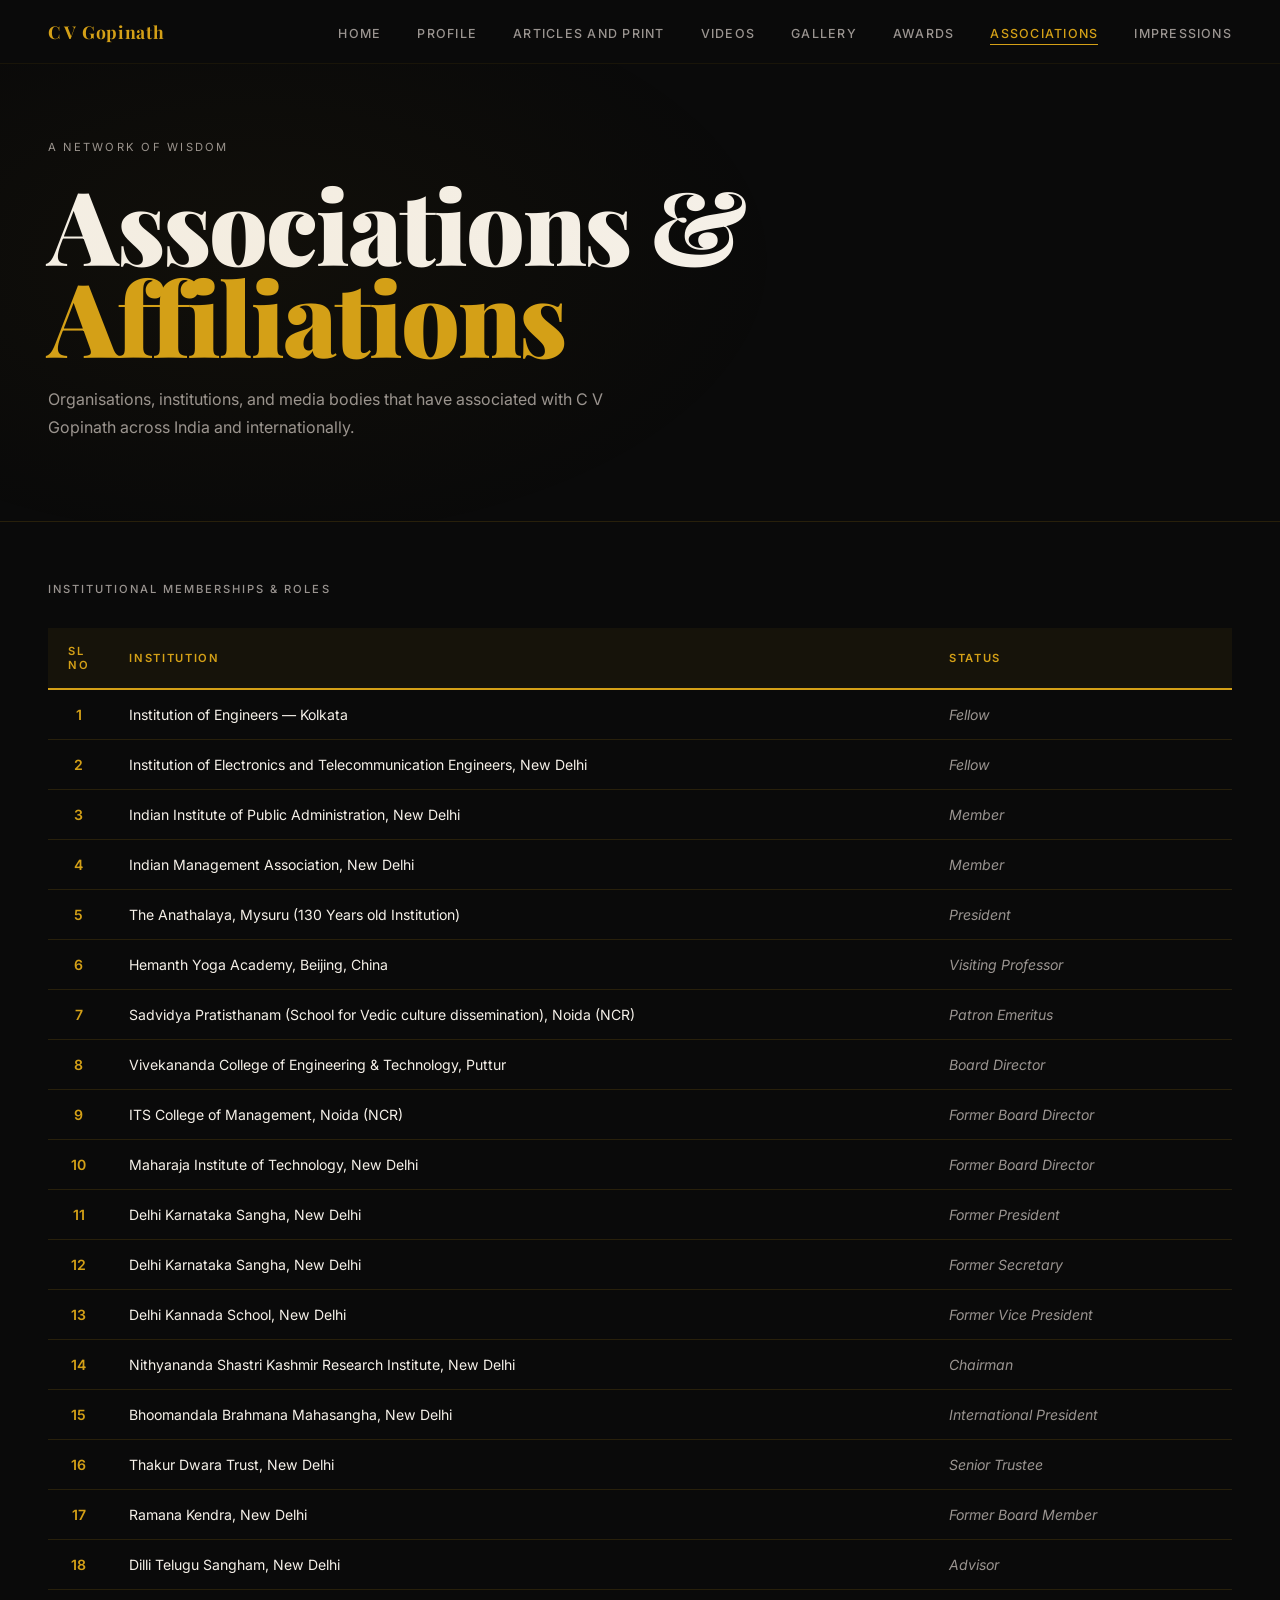
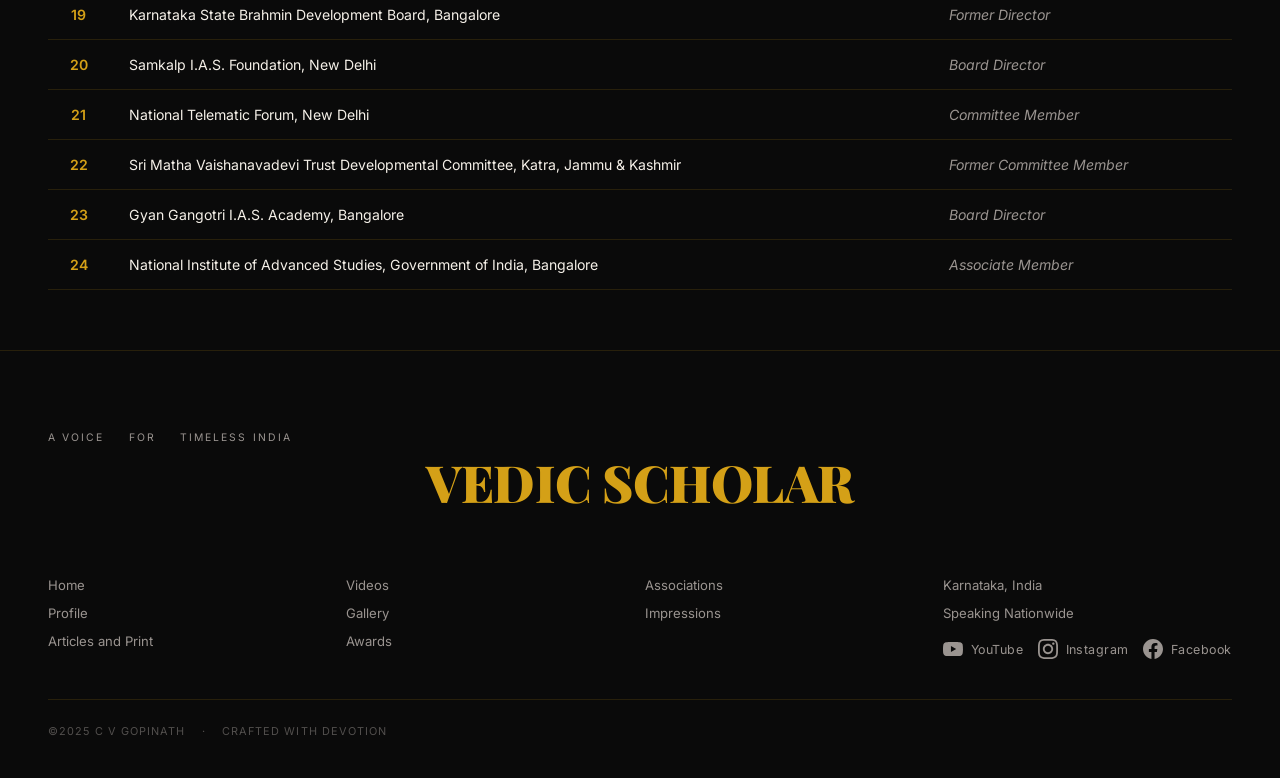
<file: associations.html>
<!DOCTYPE html>
<html lang="en">
<head>
  <meta charset="UTF-8" />
  <meta name="viewport" content="width=device-width, initial-scale=1.0" />
  <title>Associations — C V Gopinath · Organizations & Affiliations</title>
  <meta name="description" content="Organizations, institutions, and media bodies associated with C V Gopinath — from Bharatiya Vidya Bhavan to Chinmaya Society, Bahrain." />
  <link rel="preconnect" href="https://fonts.googleapis.com" />
  <link rel="preconnect" href="https://fonts.gstatic.com" crossorigin />
  <link href="https://fonts.googleapis.com/css2?family=Playfair+Display:ital,wght@0,400;0,600;0,700;0,900;1,400;1,700&family=Inter:wght@300;400;500;600&display=swap" rel="stylesheet" media="print" onload="this.media='all'" />
  <link rel="stylesheet" href="styles.css" />
</head>
<body>

  <nav id="main-nav">
    <div class="nav-brand"><span class="nav-brand-name">C V Gopinath</span></div>
    <button class="nav-menu-btn" id="nav-toggle" aria-label="Toggle menu"><span></span><span></span><span></span></button>
    <ul class="nav-links" id="nav-links">
      <li><a href="index.html">Home</a></li>
      <li><a href="profile.html">Profile</a></li>
      <li><a href="articles-and-print.html">Articles and Print</a></li>
      <li><a href="videos.html">Videos</a></li>
      <li><a href="gallery.html">Gallery</a></li>
      <li><a href="awards.html">Awards</a></li>
      <li><a href="associations.html" class="active">Associations</a></li>
      <li><a href="impressions.html">Impressions</a></li>
    </ul>
  </nav>

  <div class="page-hero">
    <p class="page-hero-label">A Network of Wisdom</p>
    <h1 class="page-hero-title">Associations &amp; <span>Affiliations</span></h1>
    <p class="page-hero-sub">Organisations, institutions, and media bodies that have associated with C V Gopinath across India and internationally.</p>
  </div>
  <section class="associations-section">
    <div class="section-label" style="margin-bottom:16px;">Institutional Memberships &amp; Roles</div>

    <div style="overflow-x:auto; margin-top:32px;">
      <table class="assoc-table">
        <thead>
          <tr>
            <th>Sl No</th>
            <th>Institution</th>
            <th>Status</th>
          </tr>
        </thead>
        <tbody>
          <tr><td>1</td><td>Institution of Engineers — Kolkata</td><td>Fellow</td></tr>
          <tr><td>2</td><td>Institution of Electronics and Telecommunication Engineers, New Delhi</td><td>Fellow</td></tr>
          <tr><td>3</td><td>Indian Institute of Public Administration, New Delhi</td><td>Member</td></tr>
          <tr><td>4</td><td>Indian Management Association, New Delhi</td><td>Member</td></tr>
          <tr><td>5</td><td>The Anathalaya, Mysuru (130 Years old Institution)</td><td>President</td></tr>
          <tr><td>6</td><td>Hemanth Yoga Academy, Beijing, China</td><td>Visiting Professor</td></tr>
          <tr><td>7</td><td>Sadvidya Pratisthanam (School for Vedic culture dissemination), Noida (NCR)</td><td>Patron Emeritus</td></tr>
          <tr><td>8</td><td>Vivekananda College of Engineering &amp; Technology, Puttur</td><td>Board Director</td></tr>
          <tr><td>9</td><td>ITS College of Management, Noida (NCR)</td><td>Former Board Director</td></tr>
          <tr><td>10</td><td>Maharaja Institute of Technology, New Delhi</td><td>Former Board Director</td></tr>
          <tr><td>11</td><td>Delhi Karnataka Sangha, New Delhi</td><td>Former President</td></tr>
          <tr><td>12</td><td>Delhi Karnataka Sangha, New Delhi</td><td>Former Secretary</td></tr>
          <tr><td>13</td><td>Delhi Kannada School, New Delhi</td><td>Former Vice President</td></tr>
          <tr><td>14</td><td>Nithyananda Shastri Kashmir Research Institute, New Delhi</td><td>Chairman</td></tr>
          <tr><td>15</td><td>Bhoomandala Brahmana Mahasangha, New Delhi</td><td>International President</td></tr>
          <tr><td>16</td><td>Thakur Dwara Trust, New Delhi</td><td>Senior Trustee</td></tr>
          <tr><td>17</td><td>Ramana Kendra, New Delhi</td><td>Former Board Member</td></tr>
          <tr><td>18</td><td>Dilli Telugu Sangham, New Delhi</td><td>Advisor</td></tr>
          <tr><td>19</td><td>Karnataka State Brahmin Development Board, Bangalore</td><td>Former Director</td></tr>
          <tr><td>20</td><td>Samkalp I.A.S. Foundation, New Delhi</td><td>Board Director</td></tr>
          <tr><td>21</td><td>National Telematic Forum, New Delhi</td><td>Committee Member</td></tr>
          <tr><td>22</td><td>Sri Matha Vaishanavadevi Trust Developmental Committee, Katra, Jammu &amp; Kashmir</td><td>Former Committee Member</td></tr>
          <tr><td>23</td><td>Gyan Gangotri I.A.S. Academy, Bangalore</td><td>Board Director</td></tr>
          <tr><td>24</td><td>National Institute of Advanced Studies, Government of India, Bangalore</td><td>Associate Member</td></tr>
        </tbody>
      </table>
    </div>
  </section>
  <footer id="main-footer">
    <div class="footer-brand-row">
      <span class="footer-strategy">A VOICE</span><span class="footer-for">FOR</span><span class="footer-context">TIMELESS INDIA</span>
    </div>
    <div class="footer-marquee-wrap"><h2 class="footer-marquee">VEDIC SCHOLAR</h2></div>
    <div class="footer-bottom">
      <div class="footer-nav-col">
        <a href="index.html">Home</a>
        <a href="profile.html">Profile</a>
        <a href="articles-and-print.html">Articles and Print</a>
      </div>
      <div class="footer-nav-col">
        <a href="videos.html">Videos</a>
        <a href="gallery.html">Gallery</a>
        <a href="awards.html">Awards</a>
      </div>
      <div class="footer-nav-col">
        <a href="associations.html">Associations</a>
        <a href="impressions.html">Impressions</a>
      </div>
      <div class="footer-contact-col"><span>Karnataka, India</span><span>Speaking Nationwide</span>
        <div class="footer-social">
          <a href="https://www.youtube.com/@GopinathGrandpa" target="_blank" rel="noopener noreferrer" class="footer-social-link yt" aria-label="C V Gopinath on YouTube">
            <svg viewBox="0 0 24 24" fill="currentColor" xmlns="http://www.w3.org/2000/svg"><path d="M23.498 6.186a3.016 3.016 0 0 0-2.122-2.136C19.505 3.545 12 3.545 12 3.545s-7.505 0-9.377.505A3.017 3.017 0 0 0 .502 6.186C0 8.07 0 12 0 12s0 3.93.502 5.814a3.016 3.016 0 0 0 2.122 2.136c1.871.505 9.376.505 9.376.505s7.505 0 9.377-.505a3.015 3.015 0 0 0 2.122-2.136C24 15.93 24 12 24 12s0-3.93-.502-5.814zM9.545 15.568V8.432L15.818 12l-6.273 3.568z"/></svg>
            YouTube
          </a>
          <a href="https://www.instagram.com/gopinathgrandpa" target="_blank" rel="noopener noreferrer" class="footer-social-link ig" aria-label="C V Gopinath on Instagram">
            <svg viewBox="0 0 24 24" fill="currentColor" xmlns="http://www.w3.org/2000/svg"><path d="M12 2.163c3.204 0 3.584.012 4.85.07 3.252.148 4.771 1.691 4.919 4.919.058 1.265.069 1.645.069 4.849 0 3.205-.012 3.584-.069 4.849-.149 3.225-1.664 4.771-4.919 4.919-1.266.058-1.644.07-4.85.07-3.204 0-3.584-.012-4.849-.07-3.26-.149-4.771-1.699-4.919-4.92-.058-1.265-.07-1.644-.07-4.849 0-3.204.013-3.583.07-4.849.149-3.227 1.664-4.771 4.919-4.919 1.266-.057 1.645-.069 4.849-.069zm0-2.163c-3.259 0-3.667.014-4.947.072-4.358.2-6.78 2.618-6.98 6.98-.059 1.281-.073 1.689-.073 4.948 0 3.259.014 3.668.072 4.948.2 4.358 2.618 6.78 6.98 6.98 1.281.058 1.689.072 4.948.072 3.259 0 3.668-.014 4.948-.072 4.354-.2 6.782-2.618 6.979-6.98.059-1.28.073-1.689.073-4.948 0-3.259-.014-3.667-.072-4.947-.196-4.354-2.617-6.78-6.979-6.98-1.281-.059-1.69-.073-4.949-.073zm0 5.838c-3.403 0-6.162 2.759-6.162 6.162s2.759 6.163 6.162 6.163 6.162-2.759 6.162-6.163c0-3.403-2.759-6.162-6.162-6.162zm0 10.162c-2.209 0-4-1.79-4-4 0-2.209 1.791-4 4-4s4 1.791 4 4c0 2.21-1.791 4-4 4zm6.406-11.845c-.796 0-1.441.645-1.441 1.44s.645 1.44 1.441 1.44c.795 0 1.439-.645 1.439-1.44s-.644-1.44-1.439-1.44z"/></svg>
            Instagram
          </a>
          <a href="https://www.facebook.com/gopinathgrandpa" target="_blank" rel="noopener noreferrer" class="footer-social-link fb" aria-label="C V Gopinath on Facebook">
            <svg viewBox="0 0 24 24" fill="currentColor" xmlns="http://www.w3.org/2000/svg"><path d="M24 12.073c0-6.627-5.373-12-12-12s-12 5.373-12 12c0 5.99 4.388 10.954 10.125 11.854v-8.385H7.078v-3.47h3.047V9.43c0-3.007 1.792-4.669 4.533-4.669 1.312 0 2.686.235 2.686.235v2.953H15.83c-1.491 0-1.956.925-1.956 1.874v2.25h3.328l-.532 3.47h-2.796v8.385C19.612 23.027 24 18.062 24 12.073z"/></svg>
            Facebook
          </a>
        </div>
      </div>
    </div>
    <div class="footer-copy"><span>©2025 C V GOPINATH</span><span>·</span><span>Crafted with devotion</span></div>
  </footer>

  <script src="main.js" defer></script>
</body>
</html>
</file>
<file: styles.css>
/* ======================
   DESIGN TOKENS
   ====================== */
:root {
  --bg: #0A0A0A;
  --bg-card: #111111;
  --bg-card-hover: #181818;
  --text-primary: #F5F0E8;
  --text-muted: #9A9490;
  --gold: #D4A017;
  --gold-light: #E8BB40;
  --saffron: #C8601A;
  --saffron-light: #E27235;
  --border: rgba(212, 160, 23, 0.15);
  --border-hover: rgba(212, 160, 23, 0.4);
  --font-serif: 'Playfair Display', Georgia, serif;
  --font-sans: 'Inter', system-ui, sans-serif;
  --transition: 0.4s cubic-bezier(0.25, 0.46, 0.45, 0.94);
  --spring: 0.5s cubic-bezier(0.34, 1.56, 0.64, 1);
  --smooth: 0.6s cubic-bezier(0.16, 1, 0.3, 1);
}

/* ======================
   RESET & BASE
   ====================== */
*, *::before, *::after { box-sizing: border-box; margin: 0; padding: 0; }

html {
  scroll-behavior: smooth;
  font-size: 16px;
  -webkit-overflow-scrolling: touch;
}

body {
  background: var(--bg);
  color: var(--text-primary);
  font-family: var(--font-sans);
  overflow-x: hidden;
  -webkit-font-smoothing: antialiased;
  -moz-osx-font-smoothing: grayscale;
  text-rendering: optimizeLegibility;
}

a { text-decoration: none; color: inherit; }
img { max-width: 100%; display: block; }
ul { list-style: none; }

/* ---- Smooth image loading ---- */
img[loading="lazy"] {
  background: linear-gradient(110deg, #111 8%, #1a1a1a 18%, #111 33%);
  background-size: 200% 100%;
  animation: imgShimmer 1.5s linear infinite;
  min-height: 4px;
}

@keyframes imgShimmer {
  0% { background-position: 200% 0; }
  100% { background-position: -200% 0; }
}

img.loaded, img[src=""] { animation: none; background: none; }

/* ---- Smooth video loading ---- */
video {
  background: #000;
  opacity: 1;
}


.gold { color: var(--gold); font-style: italic; }
.saffron { color: var(--saffron); font-style: italic; }

/* Visually hidden but accessible for screen readers & SEO */
.hero-headline-seo-only {
  position: absolute;
  width: 1px;
  height: 1px;
  padding: 0;
  margin: -1px;
  overflow: hidden;
  clip: rect(0, 0, 0, 0);
  white-space: nowrap;
  border: 0;
}

/* ======================
   ENTRANCE ANIMATIONS
   ====================== */
@keyframes fadeInUp {
  from { opacity: 0; transform: translateY(30px); }
  to   { opacity: 1; transform: translateY(0); }
}
@keyframes fadeIn {
  from { opacity: 0; }
  to   { opacity: 1; }
}
@keyframes slideInLeft {
  from { opacity: 0; transform: translateX(-24px); }
  to   { opacity: 1; transform: translateX(0); }
}
@keyframes slideInRight {
  from { opacity: 0; transform: translateX(24px); }
  to   { opacity: 1; transform: translateX(0); }
}

.hero-headline-wrap { animation: fadeInUp 0.9s cubic-bezier(0.25,0.46,0.45,0.94) both; }
.hero-headline-wrap-bottom { animation: fadeInUp 0.9s 0.15s cubic-bezier(0.25,0.46,0.45,0.94) both; }
.hero-center { animation: fadeIn 1.1s 0.25s ease both; }
.hero-info-left { animation: slideInLeft 0.8s 0.4s ease both; }
.hero-info-right { animation: slideInRight 0.8s 0.4s ease both; }
.hero-photo-frame { animation: fadeInUp 1s 0.2s ease both; }
.hero-subtext-bar { animation: fadeInUp 0.7s 0.6s ease both; }

/* ======================
   SCROLLBAR
   ====================== */
::-webkit-scrollbar { width: 4px; }
::-webkit-scrollbar-track { background: var(--bg); }
::-webkit-scrollbar-thumb { background: var(--gold); border-radius: 2px; }

/* ======================
   BUTTONS
   ====================== */
.btn-primary {
  display: inline-flex;
  align-items: center;
  gap: 8px;
  background: var(--gold);
  color: var(--bg);
  font-family: var(--font-sans);
  font-weight: 600;
  font-size: 0.85rem;
  letter-spacing: 0.05em;
  padding: 14px 28px;
  border-radius: 2px;
  border: none;
  cursor: pointer;
  transition: var(--transition);
  text-transform: uppercase;
}

.btn-primary:hover {
  background: var(--gold-light);
  transform: translateY(-2px);
  box-shadow: 0 8px 32px rgba(212, 160, 23, 0.35);
}

.btn-secondary {
  display: inline-flex;
  align-items: center;
  gap: 8px;
  background: transparent;
  color: var(--gold);
  font-family: var(--font-sans);
  font-weight: 500;
  font-size: 0.85rem;
  letter-spacing: 0.08em;
  padding: 14px 28px;
  border-radius: 2px;
  border: 1px solid var(--border-hover);
  cursor: pointer;
  transition: var(--transition);
  text-transform: uppercase;
}

.btn-secondary:hover {
  background: rgba(212, 160, 23, 0.08);
  border-color: var(--gold);
  transform: translateY(-2px);
}

/* ======================
   SECTION LABELS
   ====================== */
.section-label {
  font-family: var(--font-sans);
  font-size: 0.7rem;
  font-weight: 500;
  letter-spacing: 0.18em;
  text-transform: uppercase;
  color: var(--text-muted);
}

.section-header-row {
  display: flex;
  justify-content: space-between;
  align-items: center;
  margin-bottom: 2rem;
}

.section-count {
  font-family: var(--font-sans);
  font-size: 0.7rem;
  letter-spacing: 0.1em;
  color: var(--text-muted);
  text-transform: uppercase;
}

/* ======================
   NAV
   ====================== */
#main-nav {
  position: fixed;
  top: 0;
  left: 0;
  right: 0;
  z-index: 100;
  display: flex;
  align-items: center;
  justify-content: space-between;
  padding: 20px 48px;
  background: rgba(10, 10, 10, 0.9);
  backdrop-filter: blur(12px);
  border-bottom: 1px solid rgba(212, 160, 23, 0.08);
  transition: var(--transition);
}

#main-nav.scrolled {
  padding: 14px 48px;
  background: rgba(10, 10, 10, 0.98);
}

.nav-brand-name {
  font-family: var(--font-serif);
  font-size: 1.1rem;
  font-weight: 700;
  color: var(--gold);
  letter-spacing: 0.04em;
}

.nav-links {
  display: flex;
  gap: 36px;
  align-items: center;
}

.nav-links a {
  font-family: var(--font-sans);
  font-size: 0.78rem;
  font-weight: 500;
  letter-spacing: 0.1em;
  text-transform: uppercase;
  color: var(--text-muted);
  transition: color 0.25s;
  position: relative;
}

.nav-links a::after {
  content: '';
  position: absolute;
  bottom: -4px;
  left: 0;
  width: 0;
  height: 1px;
  background: var(--gold);
  transition: width 0.3s;
}

.nav-links a:hover,
.nav-links a.active {
  color: var(--gold);
}

.nav-links a:hover::after,
.nav-links a.active::after {
  width: 100%;
}

.nav-menu-btn {
  display: none;
  flex-direction: column;
  justify-content: center;
  align-items: center;
  gap: 5px;
  background: none;
  border: none;
  cursor: pointer;
  padding: 8px;
  z-index: 110;
  flex-shrink: 0;
}

.nav-menu-btn span {
  display: block;
  width: 24px;
  height: 2px;
  background: var(--text-primary);
  border-radius: 2px;
  transition: var(--transition);
  transform-origin: center;
}

/* Hamburger → X animation */
.nav-menu-btn.open span:nth-child(1) {
  transform: translateY(7px) rotate(45deg);
}
.nav-menu-btn.open span:nth-child(2) {
  opacity: 0;
  transform: scaleX(0);
}
.nav-menu-btn.open span:nth-child(3) {
  transform: translateY(-7px) rotate(-45deg);
}

/* ======================
   HERO
   ====================== */
#hero {
  min-height: 100vh;
  display: flex;
  flex-direction: column;
  padding-top: 80px;
  position: relative;
  overflow: hidden;
}

#hero::before {
  content: '';
  position: absolute;
  inset: 0;
  background:
    radial-gradient(ellipse 60% 50% at 50% 60%, rgba(212, 160, 23, 0.04) 0%, transparent 70%),
    radial-gradient(ellipse 40% 60% at 80% 30%, rgba(200, 96, 26, 0.03) 0%, transparent 70%);
  pointer-events: none;
}

.hero-top-bar {
  display: flex;
  justify-content: space-between;
  padding: 8px 48px;
  font-family: var(--font-sans);
  font-size: 0.65rem;
  letter-spacing: 0.2em;
  text-transform: uppercase;
  color: var(--text-muted);
}

.hero-headline-wrap {
  padding: 0 48px;
}

.hero-headline {
  font-family: var(--font-serif);
  font-size: clamp(2rem, 4vw, 4.5rem);
  font-weight: 900;
  line-height: 0.9;
  color: var(--gold);
  letter-spacing: -0.02em;
  text-transform: uppercase;
  text-align: center;
}

.hero-headline-wrap-bottom {
  text-align: right;
}

.hero-center {
  display: grid;
  grid-template-columns: 1fr auto 1fr;
  align-items: flex-end;
  gap: 24px;
  padding: 0 48px;
  margin: 8px 0;
  flex: 1;
}

.hero-info-left,
.hero-info-right {
  padding-bottom: 24px;
}

.hero-info-left { text-align: left; }
.hero-info-right { text-align: right; }

.hero-info-label {
  font-family: var(--font-sans);
  font-size: 0.65rem;
  letter-spacing: 0.18em;
  text-transform: uppercase;
  color: var(--text-muted);
  margin-bottom: 8px;
}

.hero-info-text {
  font-family: var(--font-sans);
  font-size: 0.82rem;
  color: var(--text-primary);
  line-height: 1.6;
}

.hero-photo-frame {
  position: relative;
  width: clamp(220px, 28vw, 380px);
  flex-shrink: 0;
}

.hero-photo {
  width: 100%;
  height: auto;
  display: block;
  /* mix-blend-mode removes the white PNG background on dark page */
  mix-blend-mode: multiply;
  filter: drop-shadow(0 0 60px rgba(212, 160, 23, 0.25));
  transition: filter var(--transition);
}

.hero-photo:hover {
  filter: drop-shadow(0 0 80px rgba(212, 160, 23, 0.4));
}

.hero-author-name {
  font-family: var(--font-serif);
  font-size: clamp(1.8rem, 5vw, 2.4rem);
  font-weight: 700;
  color: var(--gold);
  margin-bottom: 8px;
  letter-spacing: 0.05em;
  text-transform: uppercase;
  text-shadow: 0 4px 12px rgba(0, 0, 0, 0.4);
}

.hero-subtext-bar {
  text-align: center;
  padding: 8px 48px 16px;
}

.hero-subtext {
  font-family: var(--font-sans);
  font-size: clamp(0.75rem, 2vw, 0.95rem);
  letter-spacing: 0.18em;
  text-transform: uppercase;
  color: var(--text-primary);
}

.hero-scroll-hint {
  display: flex;
  align-items: center;
  gap: 12px;
  padding: 16px 48px 32px;
  justify-content: flex-end;
}

.scroll-line {
  display: block;
  width: 40px;
  height: 1px;
  background: var(--border-hover);
}

.scroll-text {
  font-family: var(--font-sans);
  font-size: 0.65rem;
  letter-spacing: 0.2em;
  text-transform: uppercase;
  color: var(--text-muted);
}

/* ======================
   BLESSINGS VIDEO SECTION
   ====================== */
#blessings-video-section {
  padding: 80px 24px;
  display: flex;
  justify-content: center;
  align-items: center;
  background: var(--bg);
  border-top: 1px solid var(--border);
}

.blessings-video-container {
  width: 100%;
  max-width: 960px;
  display: flex;
  flex-direction: column;
  align-items: center;
  gap: 28px;
}

.blessings-video-player-wrap {
  width: 100%;
  aspect-ratio: 16 / 9;
  background: #000;
  border: 1px solid var(--border-hover);
  box-shadow: 0 24px 80px rgba(0, 0, 0, 0.7), 0 0 0 1px rgba(212, 160, 23, 0.1);
  border-radius: 4px;
  overflow: hidden;
  position: relative;
}

.blessings-video-player-wrap video {
  width: 100%;
  height: 100%;
  display: block;
  object-fit: contain;
  background: #000;
  outline: none;
}

/* Unmute overlay */
.blessings-unmute-overlay {
  position: absolute;
  bottom: 60px;
  right: 16px;
  z-index: 10;
  transition: opacity 0.4s ease;
}

.blessings-mute-btn {
  display: inline-flex;
  align-items: center;
  gap: 7px;
  background: rgba(10, 10, 10, 0.82);
  border: 1px solid rgba(212, 160, 23, 0.5);
  color: var(--gold);
  font-family: var(--font-sans);
  font-size: 0.78rem;
  font-weight: 600;
  letter-spacing: 0.08em;
  text-transform: uppercase;
  padding: 8px 16px;
  border-radius: 3px;
  cursor: pointer;
  backdrop-filter: blur(6px);
  transition: background 0.25s ease, color 0.25s ease, border-color 0.25s ease;
}

.blessings-mute-btn:hover {
  background: var(--gold);
  color: #000;
  border-color: var(--gold);
}

.blessings-video-caption {
  font-family: var(--font-serif);
  font-size: clamp(1.1rem, 2.5vw, 1.6rem);
  font-weight: 600;
  color: var(--gold);
  text-align: center;
  letter-spacing: 0.01em;
  line-height: 1.4;
  text-shadow: 0 2px 10px rgba(0, 0, 0, 0.5);
  max-width: 800px;
}

@media (max-width: 768px) {
  #blessings-video-section {
    padding: 60px 20px;
  }
  .blessings-video-container {
    gap: 20px;
  }
  .blessings-unmute-overlay {
    bottom: 52px;
    right: 10px;
  }
}



/* ======================
   ABOUT
   ====================== */
#about {
  padding: 120px 48px;
  border-top: 1px solid var(--border);
}

.about-inner {
  display: grid;
  grid-template-columns: 1fr 1fr;
  gap: 80px;
  margin-top: 48px;
}

.about-headline {
  font-family: var(--font-serif);
  font-size: clamp(1.5rem, 3vw, 2.6rem);
  font-weight: 700;
  line-height: 1.2;
  color: var(--text-primary);
  margin-bottom: 28px;
}

.about-subtext {
  font-family: var(--font-sans);
  font-size: 0.95rem;
  color: var(--text-muted);
  line-height: 1.7;
  margin-bottom: 40px;
  font-style: italic;
}

.about-services-box {
  border: 1px solid var(--border);
  padding: 36px 40px;
  transition: border-color var(--transition), background var(--transition);
  align-self: start;
}

.about-services-box:hover {
  border-color: var(--border-hover);
  background: rgba(212, 160, 23, 0.04);
}

.about-services-list {
  list-style: none;
  padding: 0;
  margin: 0;
  display: flex;
  flex-direction: column;
  gap: 16px;
}

.about-services-list li {
  position: relative;
  padding-left: 24px;
  font-family: var(--font-sans);
  font-size: 0.95rem;
  color: var(--text-secondary);
  line-height: 1.6;
}

.about-services-list li::before {
  content: '';
  position: absolute;
  left: 0;
  top: 0.55em;
  width: 8px;
  height: 8px;
  border-radius: 50%;
  background: var(--gold);
}

/* ======================
   TALKS / FEATURED WORK
   ====================== */
#talks {
  padding: 100px 48px;
  border-top: 1px solid var(--border);
}

.section-title-marquee {
  font-family: var(--font-serif);
  font-size: clamp(1.8rem, 4vw, 3.5rem);
  font-weight: 900;
  color: var(--gold);
  -webkit-text-stroke: none;
  line-height: 0.95;
  white-space: normal;
  overflow-wrap: break-word;
  margin-bottom: 64px;
  letter-spacing: -0.02em;
  text-align: center;
}

.talks-list {
  border-top: 1px solid var(--border);
}

.talk-row {
  display: grid;
  grid-template-columns: 100px 1fr auto;
  align-items: center;
  gap: 24px;
  padding: 28px 0;
  border-bottom: 1px solid var(--border);
  transition: var(--transition);
  cursor: pointer;
  position: relative;
  overflow: hidden;
}

.talk-row::before {
  content: '';
  position: absolute;
  left: 0;
  top: 0;
  bottom: 0;
  width: 0;
  background: rgba(212, 160, 23, 0.04);
  transition: width var(--transition);
}

.talk-row:hover::before { width: 100%; }

.talk-row:hover {
  border-bottom-color: rgba(212, 160, 23, 0.4);
}

.talk-num {
  font-family: var(--font-sans);
  font-size: 0.72rem;
  letter-spacing: 0.15em;
  color: var(--text-muted);
  font-weight: 500;
}

.talk-info {
  display: flex;
  flex-direction: column;
  gap: 4px;
}

.talk-title {
  font-family: var(--font-serif);
  font-size: clamp(1rem, 2.2vw, 1.6rem);
  font-weight: 600;
  color: var(--text-primary);
  transition: color 0.25s;
}

.talk-row:hover .talk-title { color: var(--gold); }

.talk-platform {
  font-family: var(--font-sans);
  font-size: 0.75rem;
  color: var(--text-muted);
  letter-spacing: 0.05em;
}

.talk-btn {
  font-family: var(--font-sans);
  font-size: 0.75rem;
  font-weight: 600;
  letter-spacing: 0.1em;
  text-transform: uppercase;
  color: var(--gold);
  padding: 10px 20px;
  border: 1px solid var(--border);
  border-radius: 2px;
  white-space: nowrap;
  transition: var(--transition);
  position: relative;
  z-index: 1;
}

.talk-row:hover .talk-btn {
  background: var(--gold);
  color: var(--bg);
  border-color: var(--gold);
}

.talks-cta {
  text-align: center;
  margin-top: 56px;
}

/* ======================
   JOURNEY / PROCESS
   ====================== */
#journey {
  padding: 120px 48px;
  border-top: 1px solid var(--border);
}

.journey-headline-wrap {
  display: grid;
  grid-template-columns: 2fr 1fr;
  gap: 80px;
  margin: 48px 0 80px;
  align-items: start;
}

.journey-headline {
  font-family: var(--font-serif);
  font-size: clamp(1.5rem, 3.5vw, 3rem);
  font-weight: 700;
  line-height: 1.2;
  color: var(--text-primary);
}

.journey-subtext {
  font-family: var(--font-sans);
  font-size: 0.85rem;
  color: var(--text-muted);
  line-height: 1.8;
  padding-top: 8px;
}

.journey-cards {
  display: grid;
  grid-template-columns: repeat(4, 1fr);
  gap: 2px;
}

.journey-card {
  background: var(--bg-card);
  border: 1px solid var(--border);
  padding: 32px 28px;
  display: flex;
  flex-direction: column;
  gap: 16px;
  transition: transform var(--spring), background var(--transition), border-color var(--transition), box-shadow var(--smooth);
  position: relative;
  overflow: hidden;
  cursor: pointer;
  will-change: transform;
  backface-visibility: hidden;
}

.journey-card::after {
  content: '';
  position: absolute;
  bottom: 0;
  left: 0;
  right: 0;
  height: 2px;
  background: linear-gradient(90deg, var(--gold), var(--saffron));
  transform: scaleX(0);
  transform-origin: left;
  transition: transform var(--smooth);
}

.journey-card:hover::after { transform: scaleX(1); }

.journey-card:hover {
  background: var(--bg-card-hover);
  border-color: var(--border-hover);
  transform: translateY(-6px);
  box-shadow: 0 20px 60px rgba(0, 0, 0, 0.4), 0 0 0 1px rgba(212, 160, 23, 0.15);
}

.journey-card-top {
  display: flex;
  justify-content: space-between;
  align-items: center;
}

.journey-card-num {
  font-family: var(--font-sans);
  font-size: 0.68rem;
  letter-spacing: 0.15em;
  color: var(--text-muted);
}

.journey-card-icon {
  font-size: 1.6rem;
  color: var(--gold);
}

.journey-card-title {
  font-family: var(--font-serif);
  font-size: 1.4rem;
  font-weight: 700;
  color: var(--text-primary);
}

.journey-card-desc {
  font-family: var(--font-sans);
  font-size: 0.82rem;
  color: var(--text-muted);
  line-height: 1.7;
}

/* =========================================
   IMPRESSIONS HOME
   ========================================= */
#impressions-home {
  padding: 120px 48px;
  border-top: 1px solid var(--border);
}

.impressions-headline {
  font-family: var(--font-serif);
  font-size: clamp(2.5rem, 6vw, 5.5rem);
  font-weight: 900;
  color: var(--text-primary);
  text-align: center;
  line-height: 1.1;
  margin-bottom: 72px;
}

.testimonials-grid {
  display: grid;
  grid-template-columns: repeat(3, 1fr);
  gap: 2px;
}

.testimonials-grid .testimonial-card:last-child {
  grid-column: span 3;
  display: grid;
  grid-template-columns: 1fr auto;
  align-items: center;
  gap: 40px;
}

.testimonial-card {
  background: var(--bg-card);
  border: 1px solid var(--border);
  padding: 40px;
  transition: transform var(--spring), background var(--transition), border-color var(--transition), box-shadow var(--smooth);
  will-change: transform;
  backface-visibility: hidden;
}

.testimonial-card:hover {
  border-color: var(--border-hover);
  background: var(--bg-card-hover);
  transform: translateY(-4px);
  box-shadow: 0 16px 48px rgba(0, 0, 0, 0.3);
}

.testimonial-quote {
  font-family: var(--font-serif);
  font-size: 1.05rem;
  font-style: italic;
  color: var(--text-primary);
  line-height: 1.6;
  margin-bottom: 20px;
}

.testimonial-name {
  font-family: var(--font-sans);
  font-size: 0.72rem;
  letter-spacing: 0.1em;
  text-transform: uppercase;
  color: var(--gold);
  font-weight: 500;
}

.impressions-cta-card .testimonial-cta-text {
  font-family: var(--font-serif);
  font-size: 1.1rem;
  font-style: italic;
  color: var(--text-muted);
}

/* ======================
   FOOTER
   ====================== */
#main-footer {
  border-top: 1px solid var(--border);
  padding: 80px 48px 40px;
  overflow: hidden;
}

.footer-brand-row {
  display: flex;
  gap: 24px;
  align-items: center;
  margin-bottom: 8px;
}

.footer-brand-row span {
  font-family: var(--font-sans);
  font-size: 0.65rem;
  letter-spacing: 0.2em;
  text-transform: uppercase;
  color: var(--text-muted);
}

.footer-marquee-wrap {
  overflow: hidden;
  margin-bottom: 64px;
}

.footer-marquee {
  font-family: var(--font-serif);
  font-size: clamp(1.5rem, 4vw, 3.5rem);
  font-weight: 900;
  color: var(--gold);
  -webkit-text-stroke: none;
  line-height: 1.2;
  white-space: normal;
  text-align: center;
  letter-spacing: -0.01em;
  max-width: 1200px;
  margin: 0 auto;
}

.footer-bottom {
  display: grid;
  grid-template-columns: repeat(3, 1fr) auto;
  gap: 40px;
  padding-bottom: 40px;
  border-bottom: 1px solid var(--border);
  margin-bottom: 24px;
}

.footer-nav-col,
.footer-contact-col {
  display: flex;
  flex-direction: column;
  gap: 12px;
}

.footer-nav-col a {
  font-family: var(--font-sans);
  font-size: 0.82rem;
  color: var(--text-muted);
  transition: color 0.25s;
}

.footer-nav-col a:hover { color: var(--gold); }

.footer-contact-col span {
  font-family: var(--font-sans);
  font-size: 0.82rem;
  color: var(--text-muted);
}

.footer-copy {
  display: flex;
  gap: 16px;
  align-items: center;
  font-family: var(--font-sans);
  font-size: 0.68rem;
  letter-spacing: 0.1em;
  color: rgba(154, 148, 144, 0.5);
  text-transform: uppercase;
}

/* ---- Footer Social Links ---- */
.footer-social {
  display: flex;
  align-items: center;
  gap: 14px;
  margin-top: 6px;
}

.footer-social-link {
  display: inline-flex;
  align-items: center;
  gap: 8px;
  font-family: var(--font-sans);
  font-size: 0.78rem;
  color: var(--text-muted);
  text-decoration: none;
  transition: color 0.25s ease, transform 0.25s ease;
  letter-spacing: 0.04em;
}

.footer-social-link:hover {
  transform: translateY(-2px);
}

.footer-social-link.yt:hover { color: #FF0000; }
.footer-social-link.ig:hover { color: #E1306C; }
.footer-social-link.fb:hover { color: #1877F2; }

.footer-social-link svg {
  width: 20px;
  height: 20px;
  flex-shrink: 0;
  transition: transform 0.25s ease;
}

.footer-social-link:hover svg {
  transform: scale(1.15);
}

/* ======================
   PAGE HERO (inner pages)
   ====================== */
.page-hero {
  padding: 140px 48px 80px;
  border-bottom: 1px solid var(--border);
  position: relative;
  overflow: hidden;
}

.page-hero::before {
  content: '';
  position: absolute;
  inset: 0;
  background: radial-gradient(ellipse 60% 80% at 20% 50%, rgba(212, 160, 23, 0.04) 0%, transparent 70%);
  pointer-events: none;
}

.page-hero-label {
  font-family: var(--font-sans);
  font-size: 0.7rem;
  letter-spacing: 0.2em;
  text-transform: uppercase;
  color: var(--text-muted);
  margin-bottom: 24px;
}

.page-hero-title {
  font-family: var(--font-serif);
  font-size: clamp(3rem, 8vw, 8rem);
  font-weight: 900;
  color: var(--text-primary);
  line-height: 0.9;
  letter-spacing: -0.02em;
}

.page-hero-title span { color: var(--gold); }

.page-hero-sub {
  font-family: var(--font-sans);
  font-size: 1rem;
  color: var(--text-muted);
  margin-top: 24px;
  max-width: 600px;
  line-height: 1.7;
}

/* ======================
   PROFILE PAGE
   ====================== */
.profile-section {
  padding: 80px 48px;
  border-bottom: 1px solid var(--border);
}

.profile-grid {
  display: grid;
  grid-template-columns: 1fr 1fr 1fr;
  gap: 32px;
  margin-top: 48px;
  align-items: center;
}

.profile-photo-col img,
.profile-plaque-col img,
.profile-cover-col img {
  width: 100%;
  height: 420px;
  object-fit: contain;
  background: #111;
  border: 1px solid var(--border);
  border-radius: 4px;
  box-shadow: 0 16px 40px rgba(0, 0, 0, 0.5);
  transition: transform 0.4s ease, box-shadow 0.4s ease;
}

.profile-photo-col img:hover,
.profile-plaque-col img:hover,
.profile-cover-col img:hover {
  transform: translateY(-4px);
  box-shadow: 0 24px 48px rgba(0, 0, 0, 0.7), 0 0 0 1px var(--border-hover);
}

.profile-photo-col .profile-caption,
.profile-plaque-col .profile-caption,
.profile-cover-col .profile-caption {
  margin-top: 16px;
  font-family: var(--font-sans);
  font-size: 0.68rem;
  letter-spacing: 0.12em;
  text-transform: uppercase;
  color: var(--text-muted);
  text-align: center;
}

.profile-highlights {
  display: grid;
  grid-template-columns: repeat(3, 1fr);
  gap: 24px;
  margin-top: 40px;
}

.profile-highlight-item {
  padding: 20px;
  border: 1px solid var(--border);
  display: flex;
  flex-direction: column;
  gap: 6px;
}

.profile-highlight-item .ph-label {
  font-family: var(--font-sans);
  font-size: 0.65rem;
  letter-spacing: 0.15em;
  text-transform: uppercase;
  color: var(--text-muted);
}

.profile-highlight-item .ph-value {
  font-family: var(--font-serif);
  font-size: 1rem;
  color: var(--text-primary);
}

/* ======================
   GALLERY PAGE
   ====================== */
.gallery-section {
  padding: 60px 48px;
}

.gallery-filters {
  display: flex;
  gap: 12px;
  margin-bottom: 48px;
  flex-wrap: wrap;
}

.filter-btn {
  font-family: var(--font-sans);
  font-size: 0.72rem;
  letter-spacing: 0.1em;
  text-transform: uppercase;
  color: var(--text-muted);
  background: transparent;
  border: 1px solid var(--border);
  padding: 10px 20px;
  border-radius: 2px;
  cursor: pointer;
  transition: var(--transition);
}

.filter-btn.active,
.filter-btn:hover {
  color: var(--gold);
  border-color: var(--gold);
  background: rgba(212, 160, 23, 0.06);
}

.gallery-grid {
  display: grid;
  grid-template-columns: repeat(auto-fill, minmax(280px, 1fr));
  gap: 4px;
}

.gallery-item {
  position: relative;
  overflow: hidden;
  aspect-ratio: 4/3;
  cursor: pointer;
  background: var(--bg-card);
  transition: opacity 0.5s ease, transform var(--spring), box-shadow var(--smooth);
  will-change: transform;
  backface-visibility: hidden;
}

.gallery-item:hover {
  transform: translateY(-3px);
  box-shadow: 0 12px 36px rgba(0, 0, 0, 0.4);
}

.gallery-item img {
  width: 100%;
  height: 100%;
  object-fit: cover;
  transition: transform 0.8s cubic-bezier(0.16, 1, 0.3, 1), filter 0.6s ease;
  filter: grayscale(20%) brightness(0.85);
  will-change: transform;
}

.gallery-item:hover img {
  transform: scale(1.08);
  filter: grayscale(0%) brightness(1);
}

.gallery-item-overlay {
  position: absolute;
  inset: 0;
  background: linear-gradient(to top, rgba(10,10,10,0.8) 0%, transparent 60%);
  opacity: 0;
  transition: opacity 0.4s;
  display: flex;
  align-items: flex-end;
  padding: 20px;
}

.gallery-item:hover .gallery-item-overlay {
  opacity: 1;
}

.gallery-item-caption {
  font-family: var(--font-sans);
  font-size: 0.72rem;
  color: var(--text-primary);
  letter-spacing: 0.05em;
}

/* Lightbox — butter smooth fade + scale */
.lightbox {
  position: fixed;
  inset: 0;
  background: rgba(0,0,0,0.95);
  z-index: 1000;
  display: flex;
  align-items: center;
  justify-content: center;
  padding: 40px;
  opacity: 0;
  visibility: hidden;
  transition: opacity 0.4s cubic-bezier(0.16, 1, 0.3, 1), visibility 0.4s;
  backdrop-filter: blur(8px);
  -webkit-backdrop-filter: blur(8px);
}

.lightbox.active {
  opacity: 1;
  visibility: visible;
}

.lightbox-inner {
  max-width: 90vw;
  max-height: 90vh;
  position: relative;
  transform: scale(0.92);
  transition: transform 0.5s cubic-bezier(0.34, 1.56, 0.64, 1);
}

.lightbox.active .lightbox-inner {
  transform: scale(1);
}

.lightbox-inner img {
  max-width: 100%;
  max-height: 85vh;
  object-fit: contain;
  border: 1px solid var(--border);
  border-radius: 4px;
  box-shadow: 0 32px 100px rgba(0, 0, 0, 0.8);
}

.lightbox-close {
  position: absolute;
  top: -40px;
  right: 0;
  background: none;
  border: none;
  color: var(--text-primary);
  font-size: 1.5rem;
  cursor: pointer;
  transition: color 0.25s, transform 0.3s;
}

.lightbox-close:hover {
  color: var(--gold);
  transform: rotate(90deg);
}

.lightbox-caption {
  text-align: center;
  margin-top: 16px;
  font-family: var(--font-sans);
  font-size: 0.78rem;
  color: var(--text-muted);
  letter-spacing: 0.08em;
}

/* ======================
   AWARDS PAGE
   ====================== */
.awards-timeline {
  padding: 60px 48px;
  position: relative;
}

.awards-timeline::before {
  content: '';
  position: absolute;
  left: 100px;
  top: 60px;
  bottom: 60px;
  width: 1px;
  background: linear-gradient(to bottom, transparent, var(--gold), var(--saffron), transparent);
}

.award-item {
  display: grid;
  grid-template-columns: 100px 1fr;
  gap: 40px;
  margin-bottom: 56px;
  position: relative;
}

.award-item::before {
  content: '';
  position: absolute;
  left: 96px;
  top: 8px;
  width: 9px;
  height: 9px;
  border-radius: 50%;
  background: var(--gold);
  box-shadow: 0 0 16px rgba(212, 160, 23, 0.6);
}

.award-year {
  font-family: var(--font-serif);
  font-size: 1.1rem;
  font-weight: 700;
  color: var(--gold);
  text-align: right;
  padding-top: 2px;
}

.award-content {
  padding-left: 40px;
}

.award-title {
  font-family: var(--font-serif);
  font-size: 1.3rem;
  font-weight: 700;
  color: var(--text-primary);
  margin-bottom: 6px;
}

.award-org {
  font-family: var(--font-sans);
  font-size: 0.8rem;
  color: var(--gold);
  letter-spacing: 0.08em;
  margin-bottom: 8px;
}

.award-desc {
  font-family: var(--font-sans);
  font-size: 0.85rem;
  color: var(--text-muted);
  line-height: 1.7;
}

/* ======================
   VIDEOS PAGE
   ====================== */
.videos-section {
  padding: 60px 48px;
}

.videos-grid {
  display: grid;
  grid-template-columns: repeat(auto-fill, minmax(360px, 1fr));
  gap: 24px;
}

.video-card {
  background: var(--bg-card);
  border: 1px solid var(--border);
  border-radius: 2px;
  overflow: hidden;
  transition: var(--transition);
}

.video-card:hover {
  border-color: var(--border-hover);
  transform: translateY(-4px);
  box-shadow: 0 16px 48px rgba(0,0,0,0.4);
}

.video-thumb {
  position: relative;
  aspect-ratio: 16/9;
  background: #111;
  overflow: hidden;
}

.video-thumb iframe {
  width: 100%;
  height: 100%;
  border: none;
}

.video-thumb-placeholder {
  width: 100%;
  height: 100%;
  display: flex;
  flex-direction: column;
  align-items: center;
  justify-content: center;
  gap: 12px;
  background: linear-gradient(135deg, #111 0%, #1a1a0a 100%);
  cursor: pointer;
  position: relative;
  overflow: hidden;
}

/* Decorative OM watermark */
.video-thumb-placeholder::before {
  content: 'ॐ';
  position: absolute;
  font-size: 8rem;
  color: rgba(212, 160, 23, 0.04);
  pointer-events: none;
  user-select: none;
  font-family: var(--font-serif);
  line-height: 1;
}

.video-thumb-placeholder .play-icon {
  width: 56px;
  height: 56px;
  border-radius: 50%;
  background: rgba(212, 160, 23, 0.15);
  border: 2px solid var(--gold);
  display: flex;
  align-items: center;
  justify-content: center;
  font-size: 1.2rem;
  color: var(--gold);
  transition: var(--transition);
}

.video-card:hover .play-icon {
  background: var(--gold);
  color: var(--bg);
}

.video-card-body {
  padding: 24px;
}

.video-num {
  font-family: var(--font-sans);
  font-size: 0.65rem;
  letter-spacing: 0.15em;
  color: var(--text-muted);
  margin-bottom: 8px;
  text-transform: uppercase;
}

.video-title {
  font-family: var(--font-serif);
  font-size: 1.15rem;
  font-weight: 600;
  color: var(--text-primary);
  margin-bottom: 6px;
  line-height: 1.3;
}

.video-platform {
  font-family: var(--font-sans);
  font-size: 0.75rem;
  color: var(--text-muted);
  margin-bottom: 16px;
}

.video-watch-btn {
  display: inline-flex;
  align-items: center;
  gap: 6px;
  font-family: var(--font-sans);
  font-size: 0.72rem;
  font-weight: 600;
  letter-spacing: 0.1em;
  text-transform: uppercase;
  color: var(--gold);
  transition: gap 0.25s;
}

.video-watch-btn:hover { gap: 10px; }

/* ======================
   ARTICLES PAGE
   ====================== */
.articles-tabs {
  display: flex;
  gap: 2px;
  margin-bottom: 56px;
  border-bottom: 1px solid var(--border);
  padding: 0 48px;
}

.articles-tab {
  font-family: var(--font-sans);
  font-size: 0.8rem;
  letter-spacing: 0.1em;
  text-transform: uppercase;
  color: var(--text-muted);
  background: none;
  border: none;
  padding: 16px 24px;
  cursor: pointer;
  transition: color 0.25s;
  border-bottom: 2px solid transparent;
  margin-bottom: -1px;
}

.articles-tab.active {
  color: var(--gold);
  border-bottom-color: var(--gold);
}

.articles-content {
  padding: 0 48px 80px;
}

.article-panel { display: none; }
.article-panel.active { display: block; }

.articles-list { display: flex; flex-direction: column; gap: 2px; }

.article-row {
  display: grid;
  grid-template-columns: 1fr auto;
  align-items: center;
  gap: 24px;
  padding: 28px 32px;
  background: var(--bg-card);
  border: 1px solid var(--border);
  transition: var(--transition);
}

.article-row:hover {
  border-color: var(--border-hover);
  background: var(--bg-card-hover);
}

.article-row-info { display: flex; flex-direction: column; gap: 6px; }

.article-source {
  font-family: var(--font-sans);
  font-size: 0.68rem;
  letter-spacing: 0.12em;
  text-transform: uppercase;
  color: var(--gold);
  font-weight: 500;
}

.article-title-text {
  font-family: var(--font-serif);
  font-size: 1.15rem;
  font-weight: 600;
  color: var(--text-primary);
}

.article-date {
  font-family: var(--font-sans);
  font-size: 0.75rem;
  color: var(--text-muted);
}

.article-link-btn {
  font-family: var(--font-sans);
  font-size: 0.72rem;
  font-weight: 600;
  letter-spacing: 0.1em;
  text-transform: uppercase;
  color: var(--gold);
  padding: 10px 20px;
  border: 1px solid var(--border);
  border-radius: 2px;
  white-space: nowrap;
  transition: var(--transition);
}

.article-link-btn:hover {
  background: var(--gold);
  color: var(--bg);
  border-color: var(--gold);
}

.article-link-btn[aria-disabled="true"] {
  opacity: 0.45;
  cursor: not-allowed;
  pointer-events: none;
}

/* ======================
   ASSOCIATIONS PAGE
   ====================== */
.associations-section {
  padding: 60px 48px;
}

.associations-grid {
  display: grid;
  grid-template-columns: repeat(auto-fill, minmax(300px, 1fr));
  gap: 2px;
  margin-top: 48px;
}

.association-card {
  background: var(--bg-card);
  border: 1px solid var(--border);
  padding: 36px 32px;
  transition: var(--transition);
  position: relative;
  overflow: hidden;
}

.association-card::before {
  content: '';
  position: absolute;
  top: 0;
  left: 0;
  right: 0;
  height: 2px;
  background: linear-gradient(90deg, var(--gold), var(--saffron));
  transform: scaleX(0);
  transform-origin: left;
  transition: transform var(--transition);
}

.association-card:hover::before { transform: scaleX(1); }

.association-card:hover {
  border-color: var(--border-hover);
  background: var(--bg-card-hover);
}

.assoc-type {
  font-family: var(--font-sans);
  font-size: 0.65rem;
  letter-spacing: 0.18em;
  text-transform: uppercase;
  color: var(--saffron);
  margin-bottom: 12px;
}

.assoc-name {
  font-family: var(--font-serif);
  font-size: 1.2rem;
  font-weight: 700;
  color: var(--text-primary);
  margin-bottom: 8px;
  line-height: 1.3;
}

.assoc-detail {
  font-family: var(--font-sans);
  font-size: 0.8rem;
  color: var(--text-muted);
  line-height: 1.6;
}

/* Associations Table */
.assoc-table {
  width: 100%;
  border-collapse: collapse;
  font-family: var(--font-sans);
}

.assoc-table thead th {
  font-size: 0.7rem;
  font-weight: 600;
  letter-spacing: 0.15em;
  text-transform: uppercase;
  color: var(--gold);
  text-align: left;
  padding: 16px 20px;
  border-bottom: 2px solid var(--gold);
  background: rgba(212, 160, 23, 0.06);
}

.assoc-table tbody td {
  font-size: 0.88rem;
  color: var(--text-primary);
  padding: 16px 20px;
  border-bottom: 1px solid var(--border);
  vertical-align: top;
}

.assoc-table tbody td:first-child {
  color: var(--gold);
  font-weight: 600;
  width: 60px;
  text-align: center;
}

.assoc-table tbody td:last-child {
  color: var(--text-muted);
  font-style: italic;
  white-space: nowrap;
}

.assoc-table tbody tr {
  transition: background 0.25s;
}

.assoc-table tbody tr:hover {
  background: rgba(212, 160, 23, 0.04);
}

/* ======================
   IMPRESSIONS PAGE
   ====================== */
.impressions-section {
  padding: 60px 48px;
}

.impressions-full-grid {
  display: grid;
  grid-template-columns: repeat(2, 1fr);
  gap: 2px;
  margin-top: 48px;
}

.impression-full-card {
  background: var(--bg-card);
  border: 1px solid var(--border);
  padding: 48px 40px;
  transition: var(--transition);
  position: relative;
}

.impression-full-card::before {
  content: '"';
  position: absolute;
  top: 16px;
  left: 24px;
  font-family: var(--font-serif);
  font-size: 5rem;
  color: rgba(212, 160, 23, 0.1);
  line-height: 1;
}

.impression-full-card:hover {
  border-color: var(--border-hover);
  background: var(--bg-card-hover);
}

.impression-quote {
  font-family: var(--font-serif);
  font-size: 1.05rem;
  font-style: italic;
  color: var(--text-primary);
  line-height: 1.7;
  margin-bottom: 24px;
  position: relative;
  z-index: 1;
}

.impression-name {
  font-family: var(--font-sans);
  font-size: 0.8rem;
  font-weight: 600;
  letter-spacing: 0.1em;
  text-transform: uppercase;
  color: var(--gold);
}

.impression-role {
  font-family: var(--font-sans);
  font-size: 0.72rem;
  color: var(--text-muted);
  margin-top: 4px;
}

.impression-author {
  display: flex;
  align-items: center;
  gap: 16px;
  margin-top: 24px;
}

.impression-avatar {
  width: 52px;
  height: 52px;
  border-radius: 50%;
  object-fit: cover;
  border: 1px solid var(--border);
  box-shadow: 0 8px 24px rgba(0, 0, 0, 0.4);
  filter: grayscale(10%) contrast(1.05);
}

.impression-meta {
  display: flex;
  flex-direction: column;
}

/* ======================
   CERTIFICATES GRID
   ====================== */
.certs-grid {
  display: grid;
  grid-template-columns: repeat(auto-fill, minmax(240px, 1fr));
  gap: 4px;
  padding: 60px 48px;
}

.cert-item {
  background: var(--bg-card);
  border: 1px solid var(--border);
  padding: 20px;
  cursor: pointer;
  transition: var(--transition);
}

.cert-item:hover {
  border-color: var(--border-hover);
}

.cert-item img {
  width: 100%;
  aspect-ratio: 4/3;
  object-fit: cover;
  opacity: 0.85;
  transition: opacity 0.3s;
}

.cert-item:hover img { opacity: 1; }

.cert-item-name {
  margin-top: 12px;
  font-family: var(--font-sans);
  font-size: 0.72rem;
  color: var(--text-muted);
  letter-spacing: 0.05em;
  line-height: 1.4;
}

/* ======================
   DECORATIVE DIVIDER
   ====================== */
.section-divider {
  display: flex;
  align-items: center;
  gap: 16px;
  margin: 0 48px 64px;
}

.divider-line {
  flex: 1;
  height: 1px;
  background: var(--border);
}

.divider-om {
  font-family: var(--font-serif);
  font-size: 1.2rem;
  color: var(--gold);
  opacity: 0.6;
}

/* ======================
   ANIMATIONS
   ====================== */
@keyframes fadeUp {
  from { opacity: 0; transform: translateY(32px); }
  to { opacity: 1; transform: translateY(0); }
}

@keyframes shimmer {
  0% { background-position: -200% center; }
  100% { background-position: 200% center; }
}

.fade-up {
  animation: fadeUp 0.8s cubic-bezier(0.25, 0.46, 0.45, 0.94) both;
}

.fade-up-delay-1 { animation-delay: 0.1s; }
.fade-up-delay-2 { animation-delay: 0.2s; }
.fade-up-delay-3 { animation-delay: 0.3s; }

/* Scroll reveal — butter smooth with cinematic blur */
.reveal {
  opacity: 0;
  transform: translateY(28px);
  filter: blur(4px);
  transition: opacity 0.9s cubic-bezier(0.16, 1, 0.3, 1),
              transform 0.9s cubic-bezier(0.16, 1, 0.3, 1),
              filter 0.9s cubic-bezier(0.16, 1, 0.3, 1);
  will-change: opacity, transform, filter;
}

.reveal.visible {
  opacity: 1;
  transform: translateY(0);
  filter: blur(0);
}

/* ======================
   SECTION DIVIDER
   ====================== */
.section-divider {
  display: flex;
  align-items: center;
  gap: 20px;
  padding: 0 48px;
}
.divider-line {
  flex: 1;
  height: 1px;
  background: var(--border);
  display: block;
}
.divider-om {
  font-family: var(--font-serif);
  font-size: 1.6rem;
  color: var(--gold);
  opacity: 0.6;
  line-height: 1;
}

/* Certificates grid */
.certs-grid {
  display: grid;
  grid-template-columns: repeat(auto-fill, minmax(240px, 1fr));
  gap: 16px;
}

.cert-item {
  background: var(--bg-card);
  border: 1px solid var(--border);
  overflow: hidden;
  border-radius: 2px;
  cursor: pointer;
  transition: var(--transition);
}

.cert-item:hover {
  border-color: var(--border-hover);
  transform: translateY(-3px);
  box-shadow: 0 8px 32px rgba(0,0,0,0.4);
}

.cert-item img {
  width: 100%;
  aspect-ratio: 4/3;
  object-fit: cover;
  filter: grayscale(20%) brightness(0.9);
  transition: filter 0.4s;
}

.cert-item:hover img {
  filter: grayscale(0%) brightness(1);
}

.cert-item-name {
  font-family: var(--font-sans);
  font-size: 0.72rem;
  color: var(--text-muted);
  letter-spacing: 0.05em;
  padding: 12px 14px;
  border-top: 1px solid var(--border);
  line-height: 1.4;
}

/* Impressions full page */
.impressions-section {
  padding: 60px 48px 80px;
}

.impressions-full-grid {
  display: grid;
  grid-template-columns: repeat(auto-fill, minmax(440px, 1fr));
  gap: 2px;
}

.impression-full-card {
  background: var(--bg-card);
  border: 1px solid var(--border);
  padding: 48px 40px;
  transition: var(--transition);
  display: flex;
  flex-direction: column;
  gap: 20px;
  position: relative;
  overflow: hidden;
}

.impression-full-card::before {
  content: '\201C';
  position: absolute;
  top: 20px;
  right: 28px;
  font-family: var(--font-serif);
  font-size: 5rem;
  color: rgba(212,160,23,0.07);
  line-height: 1;
  pointer-events: none;
}

.impression-full-card:hover {
  border-color: var(--border-hover);
  background: var(--bg-card-hover);
}

.impression-quote {
  font-family: var(--font-serif);
  font-size: 1rem;
  font-style: italic;
  color: var(--text-primary);
  line-height: 1.7;
}

.impression-name {
  font-family: var(--font-sans);
  font-size: 0.78rem;
  font-weight: 600;
  color: var(--gold);
  letter-spacing: 0.08em;
  text-transform: uppercase;
}

.impression-role {
  font-family: var(--font-sans);
  font-size: 0.72rem;
  color: var(--text-muted);
  letter-spacing: 0.05em;
}

/* Impressions letter grid */
.impressions-letter-scroll {
  display: grid;
  grid-template-columns: repeat(auto-fill, minmax(260px, 1fr));
  gap: 4px;
  margin-bottom: 48px;
}

.letter-thumb {
  aspect-ratio: 3/4;
}

/* ======================
   RESPONSIVE
   ====================== */
@media (max-width: 1024px) {
  .journey-cards { grid-template-columns: repeat(2, 1fr); }
  .about-inner { grid-template-columns: 1fr; gap: 48px; }
  .profile-grid { grid-template-columns: 1fr; }
  .impressions-full-grid { grid-template-columns: 1fr; }
  .impressions-letter-scroll { grid-template-columns: repeat(3, 1fr); }
}

/* ======================
/* ======================
   MOBILE NAV — 768px
   ====================== */
@media (max-width: 768px) {
  /* Nav bar — fixed, full-width, proper height */
  #main-nav {
    padding: 0 20px;
    height: 60px;
    display: flex;
    align-items: center;
    justify-content: space-between;
    position: fixed;
    top: 0;
    left: 0;
    right: 0;
    width: 100%;
    box-sizing: border-box;
    z-index: 1000;
    background: rgba(8, 8, 8, 0.96);
    backdrop-filter: blur(12px);
    -webkit-backdrop-filter: blur(12px);
    border-bottom: 1px solid rgba(212, 160, 23, 0.15);
  }

  #main-nav.scrolled { padding: 0 20px; }

  /* Brand name — no overflow */
  .nav-brand {
    flex: 1;
    min-width: 0;
  }
  .nav-brand-name {
    font-size: 1rem;
    white-space: nowrap;
    overflow: hidden;
    text-overflow: ellipsis;
    display: block;
    max-width: 180px;
  }

  /* Show hamburger button, properly centered */
  .nav-menu-btn {
    display: flex;
    flex-shrink: 0;
    align-items: center;
    justify-content: center;
    margin-left: 12px;
    width: 40px;
    height: 40px;
    padding: 0;
  }

  /* Nav links — hidden by default, full-width dropdown */
  .nav-links {
    display: none;
    position: fixed;
    top: 60px;
    left: 0;
    right: 0;
    width: 100%;
    flex-direction: column;
    background: rgba(8, 8, 8, 0.99);
    backdrop-filter: blur(20px);
    -webkit-backdrop-filter: blur(20px);
    border-top: 1px solid rgba(212, 160, 23, 0.25);
    border-bottom: 1px solid rgba(212, 160, 23, 0.1);
    z-index: 999;
    padding: 8px 0;
    margin: 0;
    gap: 0;
    box-shadow: 0 16px 40px rgba(0,0,0,0.6);
    list-style: none;
    max-height: calc(100vh - 60px);
    overflow-y: auto;
  }

  /* Slide-in animation when opened */
  .nav-links.open {
    display: flex;
    animation: mobileNavSlide 0.28s cubic-bezier(0.25, 0.46, 0.45, 0.94) both;
  }

  @keyframes mobileNavSlide {
    from { opacity: 0; transform: translateY(-8px); }
    to   { opacity: 1; transform: translateY(0); }
  }

  /* Each nav item */
  .nav-links li {
    width: 100%;
    display: block;
    border-bottom: 1px solid rgba(212, 160, 23, 0.07);
  }

  .nav-links li:last-child { border-bottom: none; }

  /* Each nav link — large touch target */
  .nav-links a {
    display: flex;
    align-items: center;
    width: 100%;
    padding: 16px 24px;
    font-size: 0.85rem;
    letter-spacing: 0.1em;
    color: rgba(255,255,255,0.7);
    text-transform: uppercase;
    transition: background 0.2s, color 0.2s, border-left-color 0.2s;
    box-sizing: border-box;
    border-left: 3px solid transparent;
  }

  .nav-links a:hover,
  .nav-links a.active {
    background: rgba(212, 160, 23, 0.07);
    color: var(--gold);
    border-left-color: var(--gold);
  }

  /* Remove underline pseudo-element on mobile */
  .nav-links a::after { display: none; }

  /* Hero — center everything on mobile */
  .hero-center {
    grid-template-columns: 1fr;
    justify-items: center;
    text-align: center;
    gap: 16px;
  }
  .hero-info-left, .hero-info-right { display: none; }
  .hero-photo-frame {
    width: clamp(200px, 55vw, 300px);
    margin: 0 auto;
  }
  .hero-author-name { text-align: center; }
  .hero-headline { font-size: clamp(2.5rem, 12vw, 4.5rem); text-align: center; }
  .hero-headline-wrap { text-align: center; }
  .hero-top-bar, .hero-headline-wrap, .hero-center,
  .hero-subtext-bar, .hero-scroll-hint { padding-left: 20px; padding-right: 20px; }

  /* Sections */
  #about, #talks, #journey, #impressions-home { padding: 72px 20px; }
  .gallery-section, .awards-timeline, .associations-section,
  .videos-section, .articles-tabs, .articles-content,
  .impressions-section { padding-left: 20px; padding-right: 20px; }
  .page-hero { padding: 100px 20px 56px; }

  /* Footer */
  .footer-bottom { grid-template-columns: 1fr 1fr; }
  #main-footer { padding: 60px 20px 32px; }

  /* Journey */
  .journey-cards { grid-template-columns: 1fr 1fr; }
  .journey-headline-wrap { grid-template-columns: 1fr; }

  /* Testimonials */
  .testimonials-grid { grid-template-columns: 1fr; }
  .testimonials-grid .testimonial-card:last-child { grid-column: span 1; grid-template-columns: 1fr; }

  /* Awards */
  .awards-timeline::before { display: none; }
  .award-item { grid-template-columns: 60px 1fr; gap: 16px; }
  .award-item::before { left: 56px; }
  .talk-row { grid-template-columns: 80px 1fr; }
  .talk-btn { display: none; }

  /* Grids */
  .certs-grid { grid-template-columns: repeat(2, 1fr); }
  .impressions-full-grid { grid-template-columns: 1fr; }
  .impressions-letter-scroll { grid-template-columns: repeat(2, 1fr); }
  .profile-photo-col img, .profile-plaque-col img, .profile-cover-col img { height: 280px; }
  .profile-grid { grid-template-columns: 1fr; }
  .section-divider { padding-left: 20px; padding-right: 20px; }

  /* Gallery — better mobile layout */
  .gallery-grid { grid-template-columns: repeat(2, 1fr); gap: 12px; }
  .gallery-filters { flex-wrap: wrap; gap: 8px; justify-content: center; }
  .filter-btn { font-size: 0.7rem; padding: 8px 14px; }

  /* Page hero — center text */
  .page-hero-title { font-size: clamp(2rem, 10vw, 3.5rem); }
  .page-hero-sub { font-size: 0.85rem; padding: 0 8px; }

  /* Section labels — centered */
  .section-label { text-align: center; }
  .section-subtitle { text-align: center; }

  /* Video bytes — mobile layout */
  #video-bytes { padding: 60px 20px; }
  .vb-headline { font-size: clamp(1.6rem, 8vw, 2.8rem); text-align: center; }
  .vb-subtext { text-align: center; margin-left: auto; margin-right: auto; }
  .vb-lang-selector { grid-template-columns: 1fr 1fr 1fr; gap: 2px; }
  .vb-lang-btn { padding: 20px 8px; }
  .vb-lang-btn .vb-lang-name { font-size: 1rem; }
  .vb-flag { font-size: 1.6rem; }

  /* Tables — mobile scroll */
  .assoc-table { font-size: 0.8rem; }
  .assoc-table th, .assoc-table td { padding: 12px 10px; }

  /* Intro splash — mobile optimization */
  .intro-slide h2 { font-size: clamp(1.5rem, 8vw, 2.8rem) !important; }
  .intro-slide p { font-size: 0.85rem !important; }
  .intro-btn { padding: 14px 32px; font-size: 0.85rem; }

  /* Touch targets — min 44px */
  .filter-btn, .articles-tab, .vb-lang-btn, .talk-btn,
  .nav-links a { min-height: 44px; }
}

/* ======================
   MOBILE — 480px
   ====================== */
@media (max-width: 480px) {
  #main-nav { padding: 0 16px; }
  .nav-brand-name { font-size: 0.95rem; max-width: 150px; }
  .hero-headline { font-size: clamp(2rem, 11vw, 3.5rem); }
  .hero-photo-frame { width: clamp(180px, 60vw, 260px); }
  .talk-row { grid-template-columns: 60px 1fr; }
  .talk-btn { display: none; }
  .section-title-marquee { font-size: clamp(2rem, 12vw, 4rem); }
  .gallery-grid { grid-template-columns: 1fr 1fr; gap: 8px; }
  .certs-grid { grid-template-columns: 1fr; }
  .articles-tabs { padding: 0 16px; gap: 0; flex-wrap: wrap; }
  .articles-tab { font-size: 0.7rem; padding: 10px 12px; }
  .articles-content { padding: 0 16px 60px; }
  .footer-bottom { grid-template-columns: 1fr; }
  .footer-copy { flex-direction: column; gap: 8px; text-align: center; }
  .footer-marquee { font-size: clamp(3rem, 18vw, 6rem); }
  .videos-grid { grid-template-columns: 1fr; }
  .journey-cards { grid-template-columns: 1fr; }
  .journey-card { padding: 24px 20px; }
  .impressions-letter-scroll { grid-template-columns: 1fr; }
  .nav-links a { padding: 15px 20px; font-size: 0.8rem; }
  .testimonial-card { padding: 24px 20px; }
  .about-body { font-size: 0.88rem; }

  /* Lightbox mobile */
  .lightbox { padding: 16px; }
  .lightbox-close { top: -32px; font-size: 1.2rem; }

  /* Profile page mobile */
  .profile-bio { font-size: 0.88rem; line-height: 1.75; }
  .profile-section-title { font-size: 1.4rem; }
}







#video-bytes {
  padding: 100px 48px;
  border-top: 1px solid var(--border);
}

.vb-headline {
  font-family: var(--font-serif);
  font-size: clamp(2.2rem, 5vw, 4.5rem);
  font-weight: 900;
  color: var(--text-primary);
  line-height: 1.1;
  margin: 20px 0 18px;
}

.vb-subtext {
  font-family: var(--font-sans);
  font-size: 0.9rem;
  color: var(--text-muted);
  line-height: 1.7;
  margin-bottom: 52px;
  max-width: 560px;
}

.vb-lang-selector {
  display: grid;
  grid-template-columns: repeat(3, 1fr);
  gap: 2px;
  margin-bottom: 2px;
}

/* ======================
   NEW LANGUAGE BYTE BUTTONS
   ====================== */
.vb-lang-btn {
  background: var(--bg-card);
  border: 1px solid var(--border);
  color: var(--text-primary);
  font-family: var(--font-sans);
  cursor: pointer;
  display: flex;
  flex-direction: column;
  align-items: center;
  gap: 8px;
  padding: 36px 20px;
  position: relative;
  transition: var(--transition);
  overflow: hidden;
}

.vb-lang-btn::after {
  content: '';
  position: absolute;
  bottom: 0; left: 0; right: 0;
  height: 3px;
  background: linear-gradient(90deg, var(--gold), var(--saffron));
  transform: scaleX(0);
  transform-origin: left;
  transition: transform var(--transition);
}

.vb-lang-btn:hover,
.vb-lang-btn.active {
  border-color: var(--border-hover);
  background: rgba(212,160,23,0.06);
  transform: translateY(-4px);
}

.vb-lang-btn:hover::after,
.vb-lang-btn.active::after {
  transform: scaleX(1);
}

.vb-flag {
  font-size: 2.2rem;
  line-height: 1;
}

.vb-lang-btn .vb-lang-name {
  font-family: var(--font-serif);
  font-size: 1.4rem;
  font-weight: 700;
  color: var(--text-primary);
  letter-spacing: 0;
  text-transform: none;
  transition: color 0.25s;
}

.vb-lang-btn:hover .vb-lang-name,
.vb-lang-btn.active .vb-lang-name {
  color: var(--gold);
}

.vb-lang-sub {
  font-family: var(--font-sans);
  font-size: 0.68rem;
  letter-spacing: 0.2em;
  text-transform: uppercase;
  color: var(--text-muted);
}

.vb-player-wrap {
  margin-top: 2px;
  position: relative;
  background: #000;
  border: 1px solid var(--border-hover);
}

.vb-video {
  width: 100%;
  max-height: 70vh;
  display: block;
  outline: none;
  background: #000;
}

.vb-now-playing {
  display: flex;
  align-items: center;
  gap: 10px;
  padding: 14px 24px;
  background: var(--bg-card);
  border-top: 1px solid var(--border);
}

.vb-np-dot {
  width: 8px; height: 8px;
  border-radius: 50%;
  background: var(--gold);
  box-shadow: 0 0 8px rgba(212,160,23,0.6);
  animation: npPulse 1.5s ease infinite;
  flex-shrink: 0;
}

@keyframes npPulse {
  0%, 100% { opacity: 1; transform: scale(1); }
  50% { opacity: 0.5; transform: scale(0.8); }
}

#vb-now-label {
  font-family: var(--font-sans);
  font-size: 0.72rem;
  letter-spacing: 0.1em;
  text-transform: uppercase;
  color: var(--gold);
}

.vb-marquee {
  margin-bottom: 40px;
}

@media (max-width: 768px) {
  #video-bytes { padding: 72px 24px; }
  .vb-lang-selector { grid-template-columns: 1fr; }
  .vb-player-inner { grid-template-columns: 1fr; }
}

@media (max-width: 480px) {
  .vb-lang-btn { padding: 24px 20px; }
}

/* ======================
   INTRO SLIDESHOW SPLASH
   ====================== */
@keyframes introFadeUp {
  from { opacity: 0; transform: translateY(28px); }
  to   { opacity: 1; transform: translateY(0); }
}

@keyframes splashExit {
  from { opacity: 1; transform: scale(1); }
  to   { opacity: 0; transform: scale(1.04); pointer-events: none; }
}

#intro-splash {
  position: fixed;
  inset: 0;
  z-index: 9999;
  overflow: hidden;
  background: #000;
}

#intro-splash.exiting {
  animation: splashExit 0.8s cubic-bezier(0.4, 0, 0.2, 1) forwards;
  pointer-events: none;
}

#intro-splash.hidden {
  display: none;
}

.intro-slideshow {
  position: absolute;
  inset: 0;
}

.intro-slide {
  position: absolute;
  inset: 0;
  background-size: cover;
  background-position: center top;
  background-repeat: no-repeat;
  opacity: 0;
  transform: scale(1.06);
  transition: opacity 1s ease, transform 1s ease;
  image-rendering: high-quality;
  -webkit-image-rendering: -webkit-optimize-contrast;
}

.intro-slide.active {
  opacity: 1;
  transform: scale(1);
}

/* Full photo — fill the screen, HD crisp */
.intro-cover {
  background-size: cover;
  background-position: center;
}

/* PNG cutouts — crop into subject, cinematic dark backdrop */
.intro-contain {
  background-size: cover;
  background-position: center 15%;
  background-color: #0a0a0a;
}

/* fp3 – saffron shawl – zoom into face & upper body */
.intro-slide-fp3 {
  background-size: 85%;
  background-position: center 20%;
}

/* fp7 – navy shirt, gesturing with mic */
.intro-slide-fp7 {
  background-position: center 10%;
}


/* ---- Phase 0: Promo Video ---- */
#intro-phase-promo {
  position: absolute;
  inset: 0;
  display: flex;
  align-items: center;
  justify-content: center;
  background: #000;
  z-index: 10;
}

.intro-promo-video-wrap {
  position: relative;
  width: 100%;
  height: 100%;
  display: flex;
  align-items: center;
  justify-content: center;
  background: #000;
}

#intro-promo-player {
  width: 100%;
  height: 100%;
  object-fit: contain;
  background: #000;
}

.intro-promo-controls {
  position: absolute;
  bottom: 40px;
  right: 40px;
  display: flex;
  gap: 16px;
  z-index: 25;
}

#intro-promo-skip {
  margin-top: 0;
}

.intro-btn {
  background: rgba(212, 160, 23, 0.12);
  border: 1px solid rgba(212, 160, 23, 0.5);
  color: var(--gold);
  font-family: var(--font-sans);
  font-size: 0.78rem;
  font-weight: 500;
  letter-spacing: 0.12em;
  text-transform: uppercase;
  padding: 12px 28px;
  border-radius: 2px;
  cursor: pointer;
  transition: background 0.3s, border-color 0.3s, transform 0.3s;
}

.intro-btn:hover {
  background: rgba(212, 160, 23, 0.25);
  border-color: var(--gold);
  transform: translateY(-2px);
}

@media (max-width: 768px) {
  .intro-promo-controls {
    bottom: 24px;
    right: 24px;
    gap: 10px;
  }
  .intro-btn, #intro-promo-skip {
    padding: 10px 20px;
    font-size: 0.72rem;
  }
}


/* ---- Phase containers ---- */
#intro-phase-photos {
  position: absolute;
  inset: 0;
}

#intro-phase-videos {
  position: absolute;
  inset: 0;
  display: flex;
  align-items: flex-start;
  justify-content: center;
  overflow-y: auto;
  padding: 24px 0;
}

.intro-phase-hidden { display: none !important; }

.intro-phase-visible {
  display: flex !important;
  animation: introFadeUp 0.6s ease both;
}

/* ========================
   PHASE 2 — VIDEO PANEL
   ======================== */
.ivp-overlay {
  position: absolute;
  inset: 0;
  background:
    linear-gradient(135deg, rgba(10,10,10,0.97) 0%, rgba(20,15,5,0.98) 100%);
  z-index: 0;
}

.ivp-inner {
  position: relative;
  z-index: 1;
  width: 100%;
  max-width: 960px;
  padding: 48px 40px;
  display: flex;
  flex-direction: column;
  align-items: center;
  gap: 28px;
}

.ivp-header {
  text-align: center;
}

.ivp-logo-mark {
  font-size: 6rem;
  color: var(--gold);
  text-shadow:
    0 0 20px rgba(212,160,23,0.6),
    0 0 50px rgba(212,160,23,0.3);
  margin-bottom: 16px;
  line-height: 1;
}

.ivp-title {
  font-family: var(--font-serif);
  font-size: clamp(1.6rem, 4vw, 2.8rem);
  font-weight: 900;
  color: var(--gold);
  letter-spacing: -0.01em;
  line-height: 1.1;
  margin-bottom: 8px;
}

.ivp-sub {
  font-family: var(--font-sans);
  font-size: 0.82rem;
  letter-spacing: 0.12em;
  text-transform: uppercase;
  color: var(--text-muted);
}

/* Language tabs */
.ivp-lang-tabs {
  display: flex;
  gap: 4px;
  width: 100%;
  max-width: 640px;
}

.ivp-tab {
  flex: 1;
  display: flex;
  flex-direction: column;
  align-items: center;
  gap: 6px;
  padding: 18px 12px;
  background: var(--bg-card);
  border: 1px solid var(--border);
  color: var(--text-muted);
  font-family: var(--font-sans);
  cursor: pointer;
  transition: var(--transition);
  position: relative;
  overflow: hidden;
}

.ivp-tab::after {
  content: '';
  position: absolute;
  bottom: 0; left: 0; right: 0;
  height: 3px;
  background: linear-gradient(90deg, var(--gold), var(--saffron));
  transform: scaleX(0);
  transform-origin: left;
  transition: transform 0.35s ease;
}

.ivp-tab:hover,
.ivp-tab.active {
  background: rgba(212,160,23,0.07);
  border-color: var(--border-hover);
  color: var(--text-primary);
}

.ivp-tab:hover::after,
.ivp-tab.active::after { transform: scaleX(1); }

.ivp-tab-flag {
  font-size: 1.8rem;
  line-height: 1;
}

.ivp-tab-name {
  font-size: 0.75rem;
  font-weight: 600;
  letter-spacing: 0.1em;
  text-transform: uppercase;
  color: inherit;
  transition: color 0.25s;
}

.ivp-tab.active .ivp-tab-name { color: var(--gold); }

/* Video player */
.ivp-player-wrap {
  width: 100%;
  max-width: 820px;
  background: #000;
  border: 1px solid var(--border-hover);
  box-shadow: 0 24px 80px rgba(0,0,0,0.8), 0 0 0 1px rgba(212,160,23,0.1);
}

.ivp-video {
  width: 100%;
  display: block;
  max-height: 52vh;
  background: #000;
  outline: none;
}

/* Responsive iframe wrapper — 16:9 aspect ratio via padding trick */
.ivp-iframe-wrap {
  position: relative;
  width: 100%;
  padding-bottom: 56.25%; /* 16:9 */
  height: 0;
  background: #000;
}

/* Both iframe AND video inside wrapper must be absolutely positioned to fill it */
.ivp-iframe-wrap iframe,
.ivp-iframe-wrap video {
  position: absolute;
  inset: 0;
  width: 100%;
  height: 100%;
  display: block;
  object-fit: contain;
  background: #000;
}

.ivp-now-bar {
  display: flex;
  align-items: center;
  gap: 10px;
  padding: 12px 20px;
  background: var(--bg-card);
  border-top: 1px solid var(--border);
}

.ivp-np-dot {
  width: 7px; height: 7px;
  border-radius: 50%;
  background: var(--gold);
  box-shadow: 0 0 8px rgba(212,160,23,0.7);
  animation: npPulse 1.4s ease infinite;
  flex-shrink: 0;
}

#ivp-now-label {
  font-family: var(--font-sans);
  font-size: 0.7rem;
  letter-spacing: 0.12em;
  text-transform: uppercase;
  color: var(--gold);
}

/* Enter button */
.ivp-enter-btn {
  background: var(--gold);
  color: var(--bg);
  border: none;
  font-family: var(--font-sans);
  font-weight: 700;
  font-size: 0.82rem;
  letter-spacing: 0.12em;
  text-transform: uppercase;
  padding: 16px 48px;
  border-radius: 2px;
  cursor: pointer;
  transition: background 0.3s, transform 0.3s, box-shadow 0.3s;
  box-shadow: 0 8px 32px rgba(212,160,23,0.3);
}

.ivp-enter-btn:hover {
  background: var(--gold-light);
  transform: translateY(-3px);
  box-shadow: 0 16px 48px rgba(212,160,23,0.45);
}

@media (max-width: 768px) {
  .ivp-inner { padding: 32px 20px; gap: 20px; }
  .ivp-video { max-height: 40vh; }
  .ivp-lang-tabs { gap: 2px; }
  .ivp-tab { padding: 14px 8px; }
}

@media (max-width: 480px) {
  .ivp-tab-flag { font-size: 1.4rem; }
  .ivp-enter-btn { padding: 14px 32px; width: 100%; }
}


.intro-overlay {
  position: absolute;
  inset: 0;
  background: linear-gradient(
    to bottom,
    rgba(10,10,10,0.45) 0%,
    rgba(10,10,10,0.3) 40%,
    rgba(10,10,10,0.7) 80%,
    rgba(10,10,10,0.95) 100%
  );
  z-index: 1;
}

.intro-content {
  position: absolute;
  inset: 0;
  z-index: 2;
  display: flex;
  flex-direction: column;
  align-items: center;
  justify-content: center;
  gap: 16px;
  text-align: center;
  padding: 40px;
  width: 100%;
  box-sizing: border-box;
}

.intro-logo-mark {
  font-size: clamp(3rem, 8vw, 6rem);
  color: var(--gold);
  line-height: 1;
  text-shadow: 0 0 40px rgba(212,160,23,0.5);
  animation: introFadeUp 0.9s 0.2s ease both;
}

.intro-name {
  font-family: var(--font-serif);
  font-size: clamp(2.5rem, 7vw, 6rem);
  font-weight: 900;
  color: var(--text-primary);
  letter-spacing: -0.02em;
  line-height: 1;
  text-shadow: 0 4px 24px rgba(0,0,0,0.6);
  animation: introFadeUp 0.9s 0.35s ease both;
  width: 100%;
  max-width: 900px;
  text-align: center;
}

.intro-tagline {
  font-family: var(--font-sans);
  font-size: clamp(0.75rem, 1.8vw, 0.9rem);
  letter-spacing: 0.18em;
  text-transform: uppercase;
  color: rgba(245,240,232,0.7);
  animation: introFadeUp 0.8s 0.55s ease both;
  width: 100%;
  max-width: 900px;
  text-align: center;
}

.intro-bar {
  width: clamp(180px, 30vw, 320px);
  height: 2px;
  background: rgba(212,160,23,0.2);
  border-radius: 2px;
  overflow: hidden;
  margin-top: 8px;
  animation: introFadeUp 0.7s 0.7s ease both;
}

.intro-progress {
  height: 100%;
  background: linear-gradient(90deg, var(--gold), var(--saffron));
  width: 0%;
  border-radius: 2px;
  transition: width 0.3s linear;
}

.intro-skip {
  margin-top: 16px;
  background: transparent;
  border: 1px solid rgba(212,160,23,0.5);
  color: var(--gold);
  font-family: var(--font-sans);
  font-size: 0.78rem;
  font-weight: 500;
  letter-spacing: 0.12em;
  text-transform: uppercase;
  padding: 12px 32px;
  border-radius: 2px;
  cursor: pointer;
  transition: background 0.3s, border-color 0.3s, transform 0.3s;
  animation: introFadeUp 0.7s 0.9s ease both;
}

.intro-skip:hover {
  background: rgba(212,160,23,0.12);
  border-color: var(--gold);
  transform: translateY(-2px);
}

.intro-dots {
  position: absolute;
  bottom: 32px;
  left: 50%;
  transform: translateX(-50%);
  z-index: 3;
  display: flex;
  gap: 8px;
  align-items: center;
}

.intro-dot {
  width: 6px;
  height: 6px;
  border-radius: 50%;
  background: rgba(212,160,23,0.35);
  transition: background 0.3s, transform 0.3s;
}

.intro-dot.active {
  background: var(--gold);
  transform: scale(1.4);
  box-shadow: 0 0 8px rgba(212,160,23,0.5);
}

@media (max-width: 768px) {
  .intro-content { padding: 24px; gap: 12px; }
  .intro-tagline { letter-spacing: 0.1em; }
}

/* ===== QUICK MEDIA PORTAL ===== */
.media-portal-grid {
  display: grid;
  grid-template-columns: repeat(4, 1fr);
  gap: 20px;
  max-width: 1200px;
  margin: 0 auto;
}

.media-portal-card {
  background: var(--bg-card);
  border: 1px solid var(--border);
  padding: 32px 24px;
  text-align: center;
  border-radius: 4px;
  text-decoration: none;
  transition: var(--transition);
  display: flex;
  flex-direction: column;
  align-items: center;
  justify-content: center;
  gap: 16px;
  cursor: pointer;
}

.media-portal-card:hover {
  border-color: var(--gold);
  background: var(--bg-card-hover);
  transform: translateY(-4px);
}

.media-portal-icon {
  font-size: 2.2rem;
  line-height: 1;
}

.media-portal-title {
  font-family: var(--font-serif);
  font-size: 1.2rem;
  font-weight: 700;
  color: var(--text-primary);
  margin: 0;
}

.media-portal-desc {
  font-family: var(--font-sans);
  font-size: 0.8rem;
  color: var(--text-muted);
  line-height: 1.5;
  margin: 0;
}

@media (max-width: 992px) {
  .media-portal-grid {
    grid-template-columns: repeat(2, 1fr);
  }
}

@media (max-width: 576px) {
  .media-portal-grid {
    grid-template-columns: 1fr;
  }
}

/* ===== FEATURED WORK TABLE ===== */
.featured-work-table th, 
.featured-work-table td {
  border-bottom: 1px solid var(--border);
}
@media (max-width: 768px) {
  .featured-work-table th:nth-child(1),
  .featured-work-table td:nth-child(1) {
    display: none; /* Hide Code column on mobile for more space */
  }
}

/* ======================
   PAGE TRANSITION OVERLAY
   ====================== */
.page-transition-overlay {
  position: fixed;
  inset: 0;
  z-index: 99999;
  background: var(--bg);
  opacity: 0;
  pointer-events: none;
  transition: opacity 0.35s cubic-bezier(0.16, 1, 0.3, 1);
}

.page-transition-overlay.active {
  opacity: 1;
  pointer-events: all;
}

/* Page load fade-in */
@keyframes pageEnter {
  from { opacity: 0; }
  to   { opacity: 1; }
}

body {
  animation: pageEnter 0.5s cubic-bezier(0.16, 1, 0.3, 1) both;
}

/* GPU hints for common animated elements */
.hero-photo-frame,
.intro-slide,
.association-card,
.video-card,
.article-row {
  will-change: transform;
  backface-visibility: hidden;
}

/* Smoother association card hover */
.association-card {
  transition: transform var(--spring), background var(--transition), border-color var(--transition), box-shadow var(--smooth) !important;
}

.association-card:hover {
  transform: translateY(-5px) !important;
  box-shadow: 0 16px 48px rgba(0, 0, 0, 0.35) !important;
}

/* Smoother video card hover */
.video-card {
  transition: transform var(--spring), border-color var(--transition), box-shadow var(--smooth) !important;
}

.video-card:hover {
  transform: translateY(-6px) !important;
  box-shadow: 0 20px 60px rgba(0, 0, 0, 0.5) !important;
}

/* Smoother article row hover */
.article-row {
  transition: background var(--transition), border-color var(--transition), transform 0.4s cubic-bezier(0.34, 1.56, 0.64, 1) !important;
}

.article-row:hover {
  transform: translateX(4px) !important;
}

/* Smooth focus outlines for accessibility */
:focus-visible {
  outline: 2px solid var(--gold);
  outline-offset: 3px;
  transition: outline-offset 0.2s ease;
}

/* ======================
   CONTENT VISIBILITY — LIGHTNING FAST RENDERING
   Skip rendering off-screen sections until needed
   ====================== */
#about,
#talks,
#journey,
#impressions-home,
.gallery-section,
.awards-timeline,
.associations-section,
.videos-section,
.impressions-section,
#main-footer {
  content-visibility: auto;
  contain-intrinsic-size: auto 600px;
}

/* Reduced motion preference */
@media (prefers-reduced-motion: reduce) {
  *, *::before, *::after {
    animation-duration: 0.01ms !important;
    animation-iteration-count: 1 !important;
    transition-duration: 0.01ms !important;
  }
  .reveal {
    opacity: 1;
    transform: none;
    filter: none;
  }
  body {
    animation: none;
  }
}
</file>
